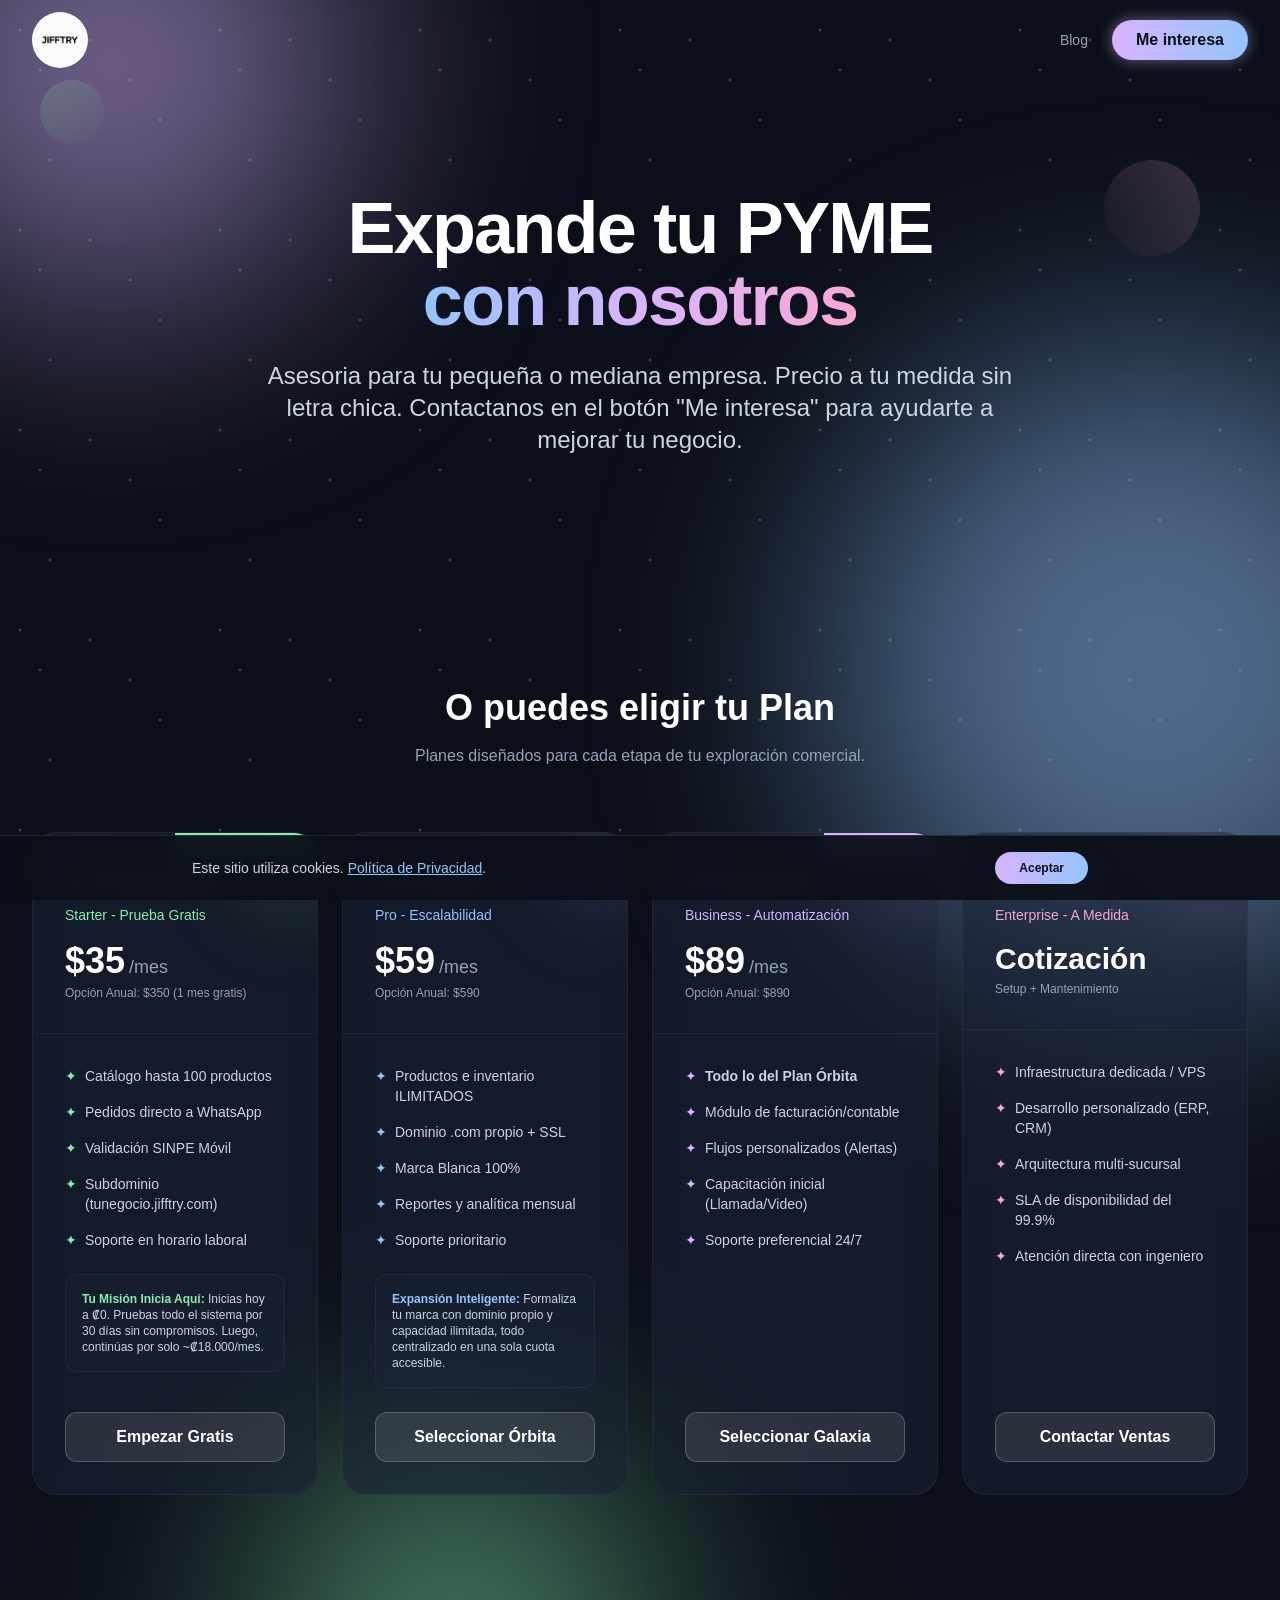
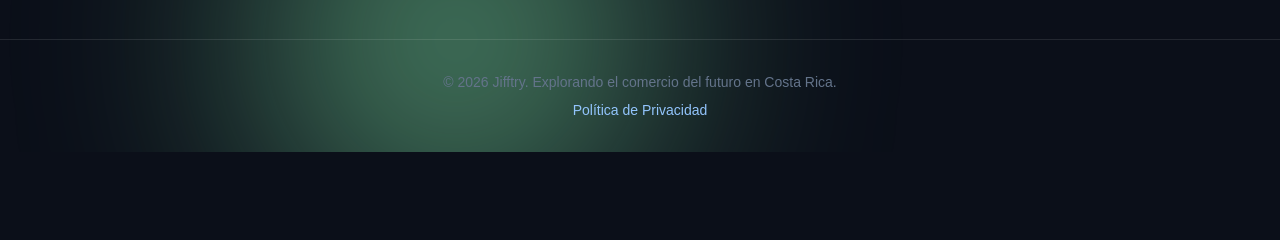
<file: index.html>
<!DOCTYPE html>
<html lang="es" class="scroll-smooth">
<head>
    <meta charset="UTF-8">
    <meta name="viewport" content="width=device-width, initial-scale=1.0">
    <title>Jifftry - Lleva tu Tienda a Otra Dimensión</title>
    <meta name="description" content="Jifftry es la plataforma de e-commerce para PYMES en Costa Rica. Crea tu tienda en línea, vende por WhatsApp y cobra con SINPE Móvil. Prueba gratis 30 días.">
    <meta name="keywords" content="e-commerce Costa Rica, tienda en línea, PYME, SINPE Móvil, ventas WhatsApp, Jifftry">
    <meta name="robots" content="index, follow">
    <meta name="author" content="Jifftry">
    <meta name="theme-color" content="#0B0F19">

    <link rel="canonical" href="https://www.jifftry.com/">
    <link rel="icon" type="image/png" href="img/favicon-jifftry.png">

    <meta property="og:type" content="website">
    <meta property="og:site_name" content="Jifftry">
    <meta property="og:locale" content="es_CR">
    <meta property="og:title" content="Jifftry - Lleva tu Tienda a Otra Dimensión">
    <meta property="og:description" content="Plataforma de e-commerce para PYMES en Costa Rica. Tienda en línea, pedidos por WhatsApp y pagos con SINPE Móvil. Prueba gratis 30 días.">
    <meta property="og:url" content="https://www.jifftry.com/">
    <meta property="og:image" content="https://www.jifftry.com/img/og-jifftry.png">

    <meta name="twitter:card" content="summary">
    <meta name="twitter:title" content="Jifftry - Lleva tu Tienda a Otra Dimensión">
    <meta name="twitter:description" content="Plataforma de e-commerce para PYMES en Costa Rica. Prueba gratis 30 días.">
    <meta name="twitter:image" content="https://www.jifftry.com/img/og-jifftry.png">

    <script type="application/ld+json">
    {
        "@context": "https://schema.org",
        "@type": "Organization",
        "name": "Jifftry",
        "url": "https://www.jifftry.com/",
        "logo": "https://www.jifftry.com/img/jifftry-logo.jpg",
        "description": "Plataforma de e-commerce para PYMES en Costa Rica.",
        "address": {
            "@type": "PostalAddress",
            "addressCountry": "CR"
        }
    }
    </script>
    <script type="application/ld+json">
    {
        "@context": "https://schema.org",
        "@type": "WebSite",
        "name": "Jifftry",
        "url": "https://www.jifftry.com/",
        "inLanguage": "es"
    }
    </script>

    <meta http-equiv="Content-Security-Policy" content="
        default-src 'none';
        script-src 'self';
        style-src 'self' https://fonts.googleapis.com 'unsafe-inline';
        font-src 'self' https://fonts.gstatic.com;
        img-src 'self' data:;
        connect-src https://script.google.com https://script.googleusercontent.com;
        frame-ancestors 'none';
        base-uri 'self';
        form-action 'none';
    ">
    <meta http-equiv="X-Content-Type-Options" content="nosniff">
    <meta http-equiv="Referrer-Policy" content="strict-origin-when-cross-origin">

    <link href="https://fonts.googleapis.com/css2?family=Inter:wght@300;400;600;700;800&display=swap" rel="stylesheet">
    <link href="css/tailwind.css" rel="stylesheet">
    <link href="css/style.css" rel="stylesheet">
</head>
<body class="font-sans relative">

    <div class="stars"></div>
    <div class="nebula bg-pastel-purple w-[30rem] h-[30rem] top-[-10%] left-[-10%] animate-pulse-slow"></div>
    <div class="nebula bg-pastel-blue w-[40rem] h-[40rem] top-[20%] right-[-15%] opacity-30 animate-pulse-slow" style="animation-delay: 2s;"></div>
    <div class="nebula bg-pastel-green w-[25rem] h-[25rem] bottom-[-5%] left-[20%] opacity-20"></div>

    <nav class="fixed w-full z-40 top-0 transition-all duration-300" id="navbar">
        <div class="max-w-7xl mx-auto px-4 sm:px-6 lg:px-8">
            <div class="flex justify-between items-center h-20">
                <div class="flex-shrink-0 flex items-center">
                    <img src="img/jifftry-logo.jpg" alt="Jifftry Logo" class="h-11 w-11 sm:h-14 sm:w-14 rounded-full mix-blend-screen">
                </div>
                <div class="flex items-center gap-3 sm:gap-6">
                    <a href="blog.html" class="text-sm text-slate-400 hover:text-white transition-colors">Blog</a>
                    <button id="btnNavModal" data-plan="Interesado" class="bg-gradient-to-r from-pastel-purple to-pastel-blue hover:from-white hover:to-white text-space-dark px-4 sm:px-6 py-2 rounded-full font-bold transition-all transform hover:scale-105 shadow-[0_0_15px_rgba(216,180,254,0.5)]">
                        Me interesa
                    </button>
                </div>
            </div>
        </div>
    </nav>

    <section class="pt-32 pb-20 lg:pt-48 lg:pb-32 px-4 sm:px-6 lg:px-8 max-w-7xl mx-auto text-center relative z-10 fade-in-up">
        <div class="absolute top-20 left-10 w-16 h-16 rounded-full bg-gradient-to-br from-pastel-green to-transparent opacity-20 animate-float"></div>
        <div class="absolute top-40 right-20 w-24 h-24 rounded-full bg-gradient-to-bl from-pastel-pink to-transparent opacity-20 animate-float-delayed"></div>
        <h1 class="text-4xl sm:text-5xl md:text-7xl font-extrabold tracking-tight mb-6 leading-tight text-white">
            Expande tu PYME<br class="hidden md:block" />
            <span class="text-transparent bg-clip-text bg-gradient-to-r from-pastel-blue via-pastel-purple to-pastel-pink">con nosotros</span>
        </h1>
        <p class="mt-6 text-lg sm:text-xl md:text-2xl text-slate-300 max-w-3xl mx-auto mb-10 font-light leading-relaxed">
            Asesoria para tu pequeña o mediana empresa. Precio a tu medida sin letra chica. Contactanos en el botón "Me interesa" para ayudarte a mejorar tu negocio.
        </p>
    </section>

    <section class="py-16 px-4 sm:px-6 lg:px-8 max-w-7xl mx-auto relative z-10" id="planes">

        <div class="text-center mb-16 fade-in-up">
            <h2 class="text-3xl md:text-4xl font-bold text-white mb-4">O puedes eligir tu Plan</h2>
            <p class="text-slate-400">Planes diseñados para cada etapa de tu exploración comercial.</p>
        </div>

        <div class="grid grid-cols-1 md:grid-cols-2 lg:grid-cols-4 gap-6">

            <div class="glass-card flex flex-col h-full rounded-3xl overflow-hidden hover:-translate-y-2 transition-all duration-300 fade-in-up relative border-t-4 border-t-pastel-green group">
                <div class="absolute top-0 right-0 bg-pastel-green text-space-dark text-xs font-bold px-3 py-1 rounded-bl-lg">PUNTO DE PARTIDA</div>
                <div class="p-8 border-b border-white/5 relative overflow-hidden shrink-0">
                    <div class="absolute -right-10 -top-10 w-32 h-32 bg-pastel-green/10 rounded-full blur-2xl group-hover:bg-pastel-green/20 transition-colors"></div>
                    <h3 class="text-2xl font-bold text-white flex items-center gap-2">
                        🚀 Despegue
                    </h3>
                    <p class="text-sm text-pastel-green mt-2 font-medium">Starter - Prueba Gratis</p>
                    <div class="mt-4 flex items-baseline text-4xl font-extrabold text-white">
                        $35
                        <span class="ml-1 text-lg font-medium text-slate-400">/mes</span>
                    </div>
                    <p class="text-xs text-slate-400 mt-1">Opción Anual: $350 (1 mes gratis)</p>
                </div>
                <div class="p-8 flex flex-col flex-grow">
                    <ul class="space-y-4 text-sm text-slate-300 mb-6">
                        <li class="flex items-start"><span class="text-pastel-green mr-2">✦</span> Catálogo hasta 100 productos</li>
                        <li class="flex items-start"><span class="text-pastel-green mr-2">✦</span> Pedidos directo a WhatsApp</li>
                        <li class="flex items-start"><span class="text-pastel-green mr-2">✦</span> Validación SINPE Móvil</li>
                        <li class="flex items-start"><span class="text-pastel-green mr-2">✦</span> Subdominio (tunegocio.jifftry.com)</li>
                        <li class="flex items-start"><span class="text-pastel-green mr-2">✦</span> Soporte en horario laboral</li>
                    </ul>
                    <div class="bg-space-light/50 p-4 rounded-xl text-xs text-slate-300 border border-white/5 mb-6">
                        <strong class="text-pastel-green">Tu Misión Inicia Aquí:</strong> Inicias hoy a ₡0. Pruebas todo el sistema por 30 días sin compromisos. Luego, continúas por solo ~₡18.000/mes.
                    </div>
                    <button data-plan="Despegue" class="w-full mt-auto bg-white/10 hover:bg-pastel-green hover:text-space-dark text-white border border-white/20 hover:border-pastel-green py-3 rounded-xl font-semibold transition-all">Empezar Gratis</button>
                </div>
            </div>

            <div class="glass-card flex flex-col h-full rounded-3xl overflow-hidden hover:-translate-y-2 transition-all duration-300 fade-in-up border-t-4 border-t-pastel-blue group" style="transition-delay: 100ms;">
                <div class="p-8 border-b border-white/5 relative overflow-hidden shrink-0">
                    <div class="absolute -right-10 -top-10 w-32 h-32 bg-pastel-blue/10 rounded-full blur-2xl group-hover:bg-pastel-blue/20 transition-colors"></div>
                    <h3 class="text-2xl font-bold text-white flex items-center gap-2">
                        🛰️ Órbita
                    </h3>
                    <p class="text-sm text-pastel-blue mt-2 font-medium">Pro - Escalabilidad</p>
                    <div class="mt-4 flex items-baseline text-4xl font-extrabold text-white">
                        $59
                        <span class="ml-1 text-lg font-medium text-slate-400">/mes</span>
                    </div>
                    <p class="text-xs text-slate-400 mt-1">Opción Anual: $590</p>
                </div>
                <div class="p-8 flex flex-col flex-grow">
                    <ul class="space-y-4 text-sm text-slate-300 mb-6">
                        <li class="flex items-start"><span class="text-pastel-blue mr-2">✦</span> Productos e inventario ILIMITADOS</li>
                        <li class="flex items-start"><span class="text-pastel-blue mr-2">✦</span> Dominio .com propio + SSL</li>
                        <li class="flex items-start"><span class="text-pastel-blue mr-2">✦</span> Marca Blanca 100%</li>
                        <li class="flex items-start"><span class="text-pastel-blue mr-2">✦</span> Reportes y analítica mensual</li>
                        <li class="flex items-start"><span class="text-pastel-blue mr-2">✦</span> Soporte prioritario</li>
                    </ul>
                    <div class="bg-space-light/50 p-4 rounded-xl text-xs text-slate-300 border border-white/5 mb-6">
                        <strong class="text-pastel-blue">Expansión Inteligente:</strong> Formaliza tu marca con dominio propio y capacidad ilimitada, todo centralizado en una sola cuota accesible.
                    </div>
                    <button data-plan="Órbita" class="w-full mt-auto bg-white/10 hover:bg-pastel-blue hover:text-space-dark text-white border border-white/20 hover:border-pastel-blue py-3 rounded-xl font-semibold transition-all">Seleccionar Órbita</button>
                </div>
            </div>

            <div class="glass-card flex flex-col h-full rounded-3xl overflow-hidden hover:-translate-y-2 transition-all duration-300 fade-in-up border-t-4 border-t-pastel-purple group" style="transition-delay: 200ms;">
                <div class="absolute top-0 right-0 bg-pastel-purple text-space-dark text-xs font-bold px-3 py-1 rounded-bl-lg">MÁS POPULAR</div>
                <div class="p-8 border-b border-white/5 relative overflow-hidden shrink-0">
                    <div class="absolute -right-10 -top-10 w-32 h-32 bg-pastel-purple/10 rounded-full blur-2xl group-hover:bg-pastel-purple/20 transition-colors"></div>
                    <h3 class="text-2xl font-bold text-white flex items-center gap-2">
                        🌌 Galaxia
                    </h3>
                    <p class="text-sm text-pastel-purple mt-2 font-medium">Business - Automatización</p>
                    <div class="mt-4 flex items-baseline text-4xl font-extrabold text-white">
                        $89
                        <span class="ml-1 text-lg font-medium text-slate-400">/mes</span>
                    </div>
                    <p class="text-xs text-slate-400 mt-1">Opción Anual: $890</p>
                </div>
                <div class="p-8 flex flex-col flex-grow">
                    <ul class="space-y-4 text-sm text-slate-300 mb-6 flex-grow">
                        <li class="flex items-start"><span class="text-pastel-purple mr-2">✦</span> <strong>Todo lo del Plan Órbita</strong></li>
                        <li class="flex items-start"><span class="text-pastel-purple mr-2">✦</span> Módulo de facturación/contable</li>
                        <li class="flex items-start"><span class="text-pastel-purple mr-2">✦</span> Flujos personalizados (Alertas)</li>
                        <li class="flex items-start"><span class="text-pastel-purple mr-2">✦</span> Capacitación inicial (Llamada/Video)</li>
                        <li class="flex items-start"><span class="text-pastel-purple mr-2">✦</span> Soporte preferencial 24/7</li>
                    </ul>
                    <button data-plan="Galaxia" class="w-full mt-auto bg-white/10 hover:bg-pastel-purple hover:text-space-dark text-white border border-white/20 hover:border-pastel-purple py-3 rounded-xl font-semibold transition-all">Seleccionar Galaxia</button>
                </div>
            </div>

            <div class="glass-card flex flex-col h-full rounded-3xl overflow-hidden hover:-translate-y-2 transition-all duration-300 fade-in-up border-t-4 border-t-pastel-pink group" style="transition-delay: 300ms;">
                <div class="p-8 border-b border-white/5 relative overflow-hidden shrink-0">
                    <div class="absolute -right-10 -top-10 w-32 h-32 bg-pastel-pink/10 rounded-full blur-2xl group-hover:bg-pastel-pink/20 transition-colors"></div>
                    <h3 class="text-2xl font-bold text-white flex items-center gap-2">
                        🪐 Titán
                    </h3>
                    <p class="text-sm text-pastel-pink mt-2 font-medium">Enterprise - A Medida</p>
                    <div class="mt-4 flex items-baseline text-3xl font-extrabold text-white">
                        Cotización
                    </div>
                    <p class="text-xs text-slate-400 mt-1">Setup + Mantenimiento</p>
                </div>
                <div class="p-8 flex flex-col flex-grow">
                    <ul class="space-y-4 text-sm text-slate-300 mb-6 flex-grow">
                        <li class="flex items-start"><span class="text-pastel-pink mr-2">✦</span> Infraestructura dedicada / VPS</li>
                        <li class="flex items-start"><span class="text-pastel-pink mr-2">✦</span> Desarrollo personalizado (ERP, CRM)</li>
                        <li class="flex items-start"><span class="text-pastel-pink mr-2">✦</span> Arquitectura multi-sucursal</li>
                        <li class="flex items-start"><span class="text-pastel-pink mr-2">✦</span> SLA de disponibilidad del 99.9%</li>
                        <li class="flex items-start"><span class="text-pastel-pink mr-2">✦</span> Atención directa con ingeniero</li>
                    </ul>
                    <button data-plan="Titán" class="w-full mt-auto bg-white/10 hover:bg-pastel-pink hover:text-space-dark text-white border border-white/20 hover:border-pastel-pink py-3 rounded-xl font-semibold transition-all">Contactar Ventas</button>
                </div>
            </div>

        </div>
    </section>

    <footer class="mt-20 border-t border-white/10 py-8 text-center text-slate-500 text-sm relative z-10">
        <p>© 2026 Jifftry. Explorando el comercio del futuro en Costa Rica.</p>
        <p class="mt-2"><a href="#" id="linkPrivacyFooter" class="text-pastel-blue hover:text-white transition-colors">Política de Privacidad</a></p>
    </footer>

    <!-- Contact Modal -->
    <div id="modalOverlay" class="fixed inset-0 bg-black/60 z-50 hidden opacity-0 transition-opacity duration-300 flex items-center justify-center p-4 backdrop-blur-md">
        <div id="modalBox" class="bg-space-light border border-white/10 rounded-3xl shadow-[0_0_40px_rgba(0,0,0,0.5)] w-full max-w-md max-h-[90vh] overflow-y-auto transform scale-95 transition-transform duration-300 relative">
            <button id="btnCloseModal" class="absolute top-4 right-4 text-slate-400 hover:text-white focus:outline-none transition-colors">
                <svg class="h-6 w-6" fill="none" viewBox="0 0 24 24" stroke="currentColor"><path stroke-linecap="round" stroke-linejoin="round" stroke-width="2" d="M6 18L18 6M6 6l12 12" /></svg>
            </button>
            <div id="formContainer" class="p-6 sm:p-8">
                <h3 class="text-2xl font-bold text-white mb-2">Inicia tu viaje</h3>
                <form id="contactForm" class="space-y-4" novalidate>
                    <input type="hidden" id="jiffy_check" name="jiffy_check" value="">
                    <input type="hidden" id="planSeleccionado" name="planSeleccionado" value="">
                    <div aria-hidden="true" class="sr-only"><label for="website">Website</label><input type="text" id="website" name="website" tabindex="-1" autocomplete="off"></div>
                    <div><label class="block text-sm text-slate-300 mb-1">Nombre</label><input type="text" id="nombre" required class="w-full px-4 py-3 rounded-xl border border-white/10 bg-space-dark text-white outline-none focus:ring-2 focus:ring-pastel-purple" placeholder="Juan Pérez"></div>
                    <div><label class="block text-sm text-slate-300 mb-1">Tienda</label><input type="text" id="organizacion" required class="w-full px-4 py-3 rounded-xl border border-white/10 bg-space-dark text-white outline-none focus:ring-2 focus:ring-pastel-purple" placeholder="Tu Tienda"></div>
                    <div><label class="block text-sm text-slate-300 mb-1">Teléfono</label><input type="tel" id="telefono" required class="w-full px-4 py-3 rounded-xl border border-white/10 bg-space-dark text-white outline-none focus:ring-2 focus:ring-pastel-purple" placeholder="8888-8888"></div>
                    <div><label class="block text-sm text-slate-300 mb-1">Correo</label><input type="email" id="correo" required class="w-full px-4 py-3 rounded-xl border border-white/10 bg-space-dark text-white outline-none focus:ring-2 focus:ring-pastel-purple" placeholder="juan@correo.com"></div>
                    <p id="formError" class="text-pastel-pink text-xs hidden"></p>
                    <label class="flex items-start gap-2 cursor-pointer"><input type="checkbox" id="consentimiento" required class="mt-1 w-4 h-4 rounded accent-pastel-purple"><span class="text-xs text-slate-400">Acepto la <a href="#" id="linkPrivacyForm" class="text-pastel-blue underline">Política de Privacidad</a></span></label>
                    <button type="submit" id="submitBtn" class="w-full bg-gradient-to-r from-pastel-purple to-pastel-blue text-space-dark font-bold py-3 rounded-xl mt-6 transition-all shadow-[0_0_15px_rgba(216,180,254,0.4)]">Enviar</button>
                </form>
            </div>
            <div id="successMessage" class="hidden p-10 text-center flex-col items-center justify-center">
                <h3 class="text-2xl font-bold text-white mb-2">Entregado</h3>
                <p class="text-slate-400">Pronto le contactaremos.</p>
            </div>
        </div>
    </div>

    <!-- Privacy Modal -->
    <div id="privacyOverlay" class="fixed inset-0 bg-black/60 z-50 hidden opacity-0 transition-opacity duration-300 flex items-center justify-center p-4 backdrop-blur-md">
        <div id="privacyBox" class="bg-space-light border border-white/10 rounded-3xl shadow-[0_0_40px_rgba(0,0,0,0.5)] w-full max-w-lg max-h-[80vh] overflow-hidden transform scale-95 transition-transform duration-300 relative">
            <button id="btnClosePrivacy" class="absolute top-4 right-4 text-slate-400 hover:text-white"><svg class="h-6 w-6" fill="none" viewBox="0 0 24 24" stroke="currentColor"><path d="M6 18L18 6M6 6l12 12" /></svg></button>
            <div class="p-8 overflow-y-auto max-h-[80vh]">
                <h3 class="text-2xl font-bold text-white mb-4">Política de Privacidad</h3>
                <p class="text-slate-400 text-xs mb-6">Última actualización: Agosto 2026</p>

                <div class="space-y-4 text-sm text-slate-300 leading-relaxed">
                    <div>
                        <h4 class="text-white font-semibold mb-1">1. Responsable del Tratamiento</h4>
                        <p><strong>Jose Pablo Guevara Brenes</strong>, en calidad de CEO de <strong>Jifftry</strong>, con domicilio en Costa Rica, es el responsable del tratamiento de los datos personales que usted proporciona a través de este sitio web, de conformidad con la Ley de Protección de la Persona frente al Tratamiento de sus Datos Personales (Ley N° 8968).</p>
                    </div>
                    <div>
                        <h4 class="text-white font-semibold mb-1">2. Datos que Recopilamos</h4>
                        <p>Al completar nuestro formulario de contacto, recopilamos los siguientes datos:</p>
                        <ul class="list-disc pl-5 mt-1 space-y-1">
                            <li>Nombre completo</li>
                            <li>Nombre de la organización o tienda</li>
                            <li>Número de teléfono</li>
                            <li>Correo electrónico</li>
                            <li>Plan de interés seleccionado</li>
                        </ul>
                    </div>
                    <div>
                        <h4 class="text-white font-semibold mb-1">3. Finalidad del Tratamiento</h4>
                        <p>Sus datos serán utilizados exclusivamente para:</p>
                        <ul class="list-disc pl-5 mt-1 space-y-1">
                            <li>Contactarle y brindarle asesoría sobre nuestros servicios de tiendas en línea.</li>
                            <li>Enviarle información relacionada con el plan de su interés.</li>
                            <li>Dar seguimiento a su solicitud comercial.</li>
                        </ul>
                    </div>
                    <div>
                        <h4 class="text-white font-semibold mb-1">4. Almacenamiento y Seguridad</h4>
                        <p>Sus datos se almacenan en Google Sheets a través de Google Apps Script, bajo las medidas de seguridad provistas por Google Cloud. No compartimos, vendemos ni transferimos sus datos a terceros.</p>
                    </div>
                    <div>
                        <h4 class="text-white font-semibold mb-1">5. Derechos ARCO</h4>
                        <p>Usted tiene derecho a <strong>Acceder, Rectificar, Cancelar y Oponerse</strong> al tratamiento de sus datos personales. Para ejercer estos derechos, puede contactarnos al correo electrónico que se le proporcionará al momento de la asesoría.</p>
                    </div>
                    <div>
                        <h4 class="text-white font-semibold mb-1">6. Cookies</h4>
                        <p>Este sitio utiliza cookies técnicas esenciales para su funcionamiento. No utilizamos cookies de rastreo ni publicitarias. Al continuar navegando, usted acepta el uso de estas cookies. Puede configurar su navegador para rechazarlas, aunque esto podría afectar la funcionalidad del sitio.</p>
                    </div>
                    <div>
                        <h4 class="text-white font-semibold mb-1">7. Consentimiento</h4>
                        <p>Al marcar la casilla de aceptación en nuestro formulario y enviar sus datos, usted consiente expresa e inequívocamente el tratamiento de sus datos personales conforme a lo establecido en esta Política de Privacidad.</p>
                    </div>
                    <div>
                        <h4 class="text-white font-semibold mb-1">8. Modificaciones</h4>
                        <p>Jifftry se reserva el derecho de modificar esta política en cualquier momento. Los cambios serán publicados en esta misma página.</p>
                    </div>
                </div>
                <button id="btnClosePrivacyUnderstand" class="mt-6 w-full bg-gradient-to-r from-pastel-purple to-pastel-blue text-space-dark font-bold py-3 rounded-xl">Entendido</button>
            </div>
        </div>
    </div>

    <div id="cookieBanner" class="fixed bottom-0 left-0 right-0 z-50 bg-space-dark/95 backdrop-blur-md border-t border-white/10 px-4 py-4 hidden">
        <div class="max-w-4xl mx-auto flex flex-col sm:flex-row items-center justify-between gap-3 text-sm text-slate-300">
            <p class="text-center sm:text-left">Este sitio utiliza cookies. <a href="#" id="linkPrivacyCookie" class="text-pastel-blue underline">Política de Privacidad</a>.</p>
            <button id="btnAcceptCookies" class="shrink-0 bg-gradient-to-r from-pastel-purple to-pastel-blue text-space-dark font-bold px-6 py-2 rounded-full transition-all text-xs">Aceptar</button>
        </div>
    </div>

    <script src="js/main.js"></script>
</body>
</html>
</file>
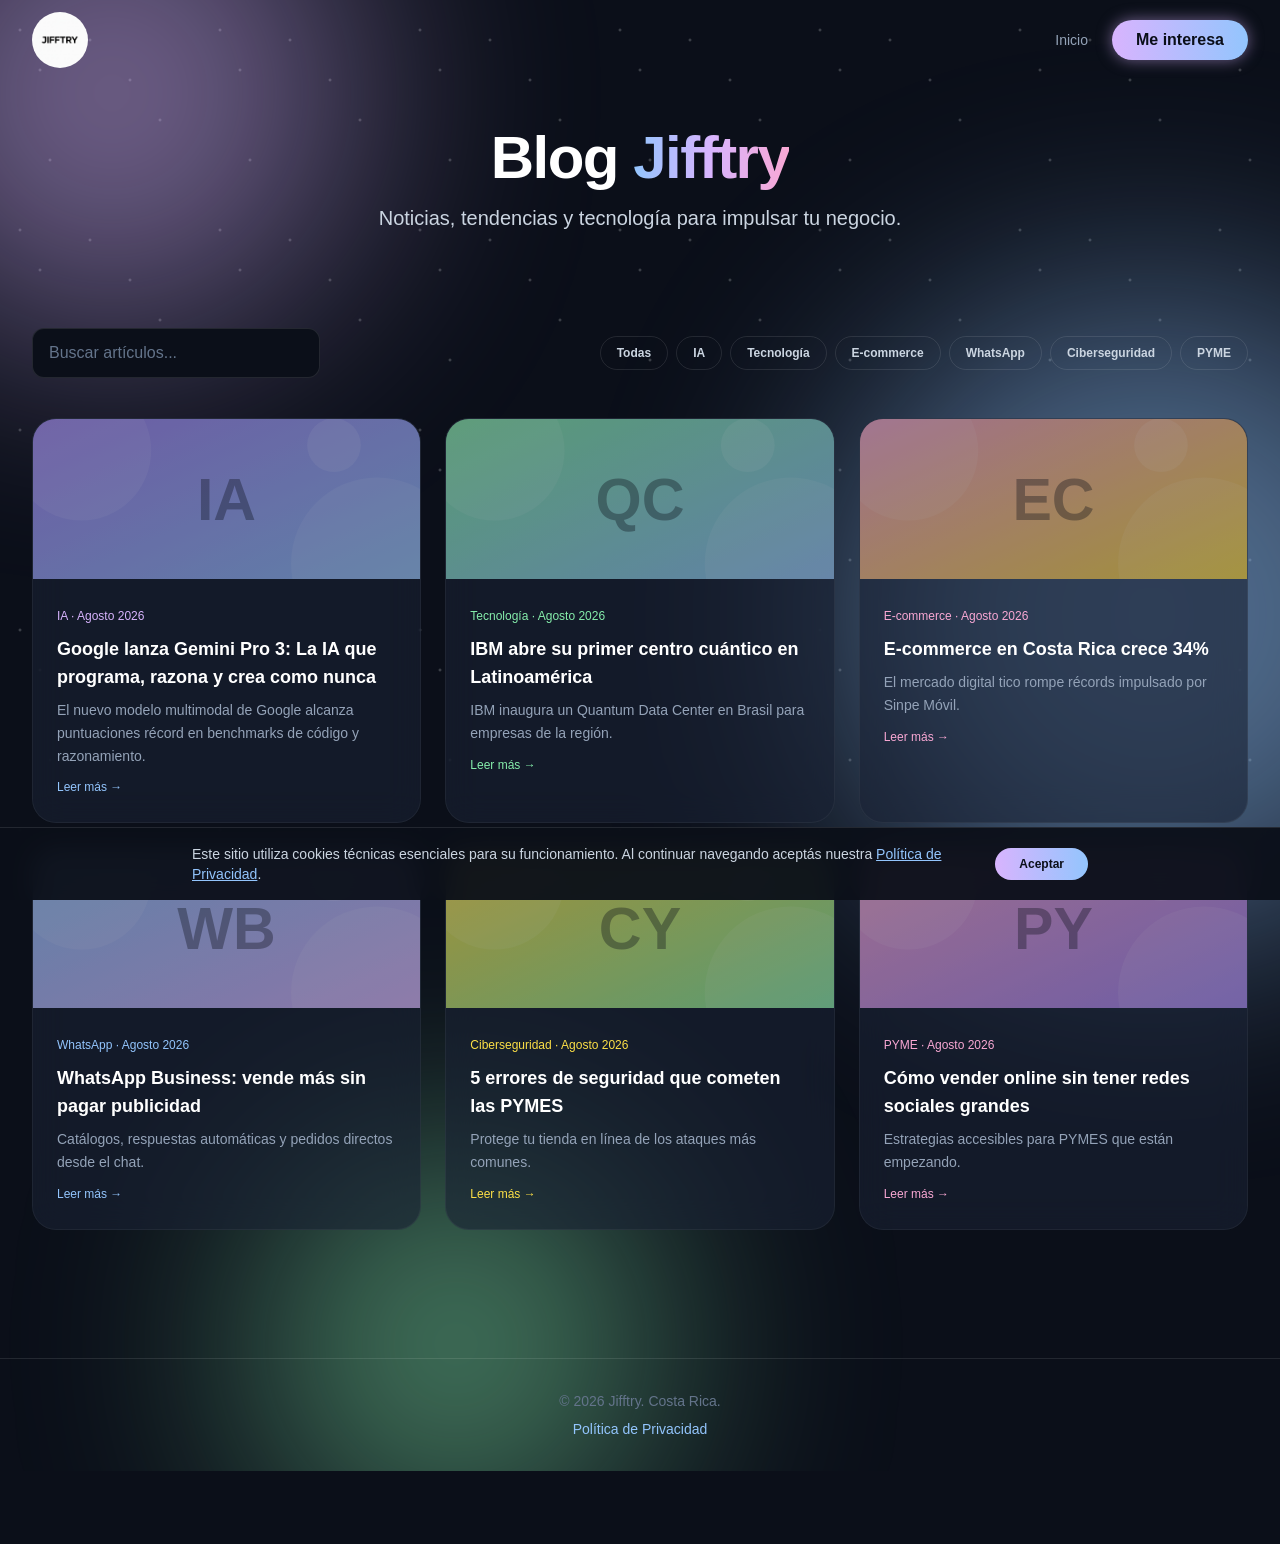
<file: blog.html>
<!DOCTYPE html>
<html lang="es" class="scroll-smooth">
<head>
    <meta charset="UTF-8">
    <meta name="viewport" content="width=device-width, initial-scale=1.0">
    <title>Blog - Jifftry</title>
    <meta name="description" content="Noticias, tendencias y tecnología para impulsar tu PYME en Costa Rica: IA, e-commerce, WhatsApp Business, ciberseguridad y más.">
    <meta name="keywords" content="blog Jifftry, e-commerce Costa Rica, IA, WhatsApp Business, PYME, ciberseguridad">
    <meta name="robots" content="index, follow">
    <meta name="author" content="Jifftry">
    <meta name="theme-color" content="#0B0F19">

    <link rel="canonical" href="https://www.jifftry.com/blog.html">
    <link rel="icon" type="image/png" href="img/favicon-jifftry.png">

    <meta property="og:type" content="website">
    <meta property="og:site_name" content="Jifftry">
    <meta property="og:locale" content="es_CR">
    <meta property="og:title" content="Blog - Jifftry">
    <meta property="og:description" content="Noticias, tendencias y tecnología para impulsar tu PYME en Costa Rica: IA, e-commerce, WhatsApp Business, ciberseguridad y más.">
    <meta property="og:url" content="https://www.jifftry.com/blog.html">
    <meta property="og:image" content="https://www.jifftry.com/img/og-jifftry.png">

    <meta name="twitter:card" content="summary">
    <meta name="twitter:title" content="Blog - Jifftry">
    <meta name="twitter:description" content="Noticias, tendencias y tecnología para impulsar tu PYME en Costa Rica.">
    <meta name="twitter:image" content="https://www.jifftry.com/img/og-jifftry.png">

    <script type="application/ld+json">
    {
        "@context": "https://schema.org",
        "@type": "Blog",
        "name": "Blog Jifftry",
        "url": "https://www.jifftry.com/blog.html",
        "inLanguage": "es",
        "description": "Noticias, tendencias y tecnología para impulsar tu PYME en Costa Rica.",
        "publisher": {
            "@type": "Organization",
            "name": "Jifftry",
            "url": "https://www.jifftry.com/"
        }
    }
    </script>

    <meta http-equiv="Content-Security-Policy" content="
        default-src 'none';
        script-src 'self';
        style-src 'self' https://fonts.googleapis.com 'unsafe-inline';
        font-src 'self' https://fonts.gstatic.com;
        img-src 'self' data:;
        connect-src https://script.google.com https://script.googleusercontent.com;
        frame-ancestors 'none';
        base-uri 'self';
        form-action 'none';
    ">
    <meta http-equiv="X-Content-Type-Options" content="nosniff">
    <meta http-equiv="Referrer-Policy" content="strict-origin-when-cross-origin">

    <link href="https://fonts.googleapis.com/css2?family=Inter:wght@300;400;600;700;800&display=swap" rel="stylesheet">
    <link href="css/tailwind.css" rel="stylesheet">
    <link href="css/style.css" rel="stylesheet">
</head>
<body class="font-sans relative">

    <div class="stars"></div>
    <div class="nebula bg-pastel-purple w-[30rem] h-[30rem] top-[-10%] left-[-10%] animate-pulse-slow"></div>
    <div class="nebula bg-pastel-blue w-[40rem] h-[40rem] top-[20%] right-[-15%] opacity-30 animate-pulse-slow" style="animation-delay: 2s;"></div>
    <div class="nebula bg-pastel-green w-[25rem] h-[25rem] bottom-[-5%] left-[20%] opacity-20"></div>

    <nav class="fixed w-full z-40 top-0 transition-all duration-300" id="navbar">
        <div class="max-w-7xl mx-auto px-4 sm:px-6 lg:px-8">
            <div class="flex justify-between items-center h-20">
                <div class="flex-shrink-0 flex items-center">
                    <a href="index.html">
                        <img src="img/jifftry-logo.jpg" alt="Jifftry Logo" class="h-11 w-11 sm:h-14 sm:w-14 rounded-full mix-blend-screen">
                    </a>
                </div>
                <div class="flex items-center gap-3 sm:gap-6">
                    <a href="index.html" class="text-sm text-slate-400 hover:text-white transition-colors">Inicio</a>
                    <button id="btnNavModal" data-plan="Interesado" class="bg-gradient-to-r from-pastel-purple to-pastel-blue hover:from-white hover:to-white text-space-dark px-4 sm:px-6 py-2 rounded-full font-bold transition-all transform hover:scale-105 shadow-[0_0_15px_rgba(216,180,254,0.5)]">
                        Me interesa
                    </button>
                </div>
            </div>
        </div>
    </nav>

    <section class="pt-32 pb-12 px-4 sm:px-6 lg:px-8 max-w-7xl mx-auto text-center relative z-10 fade-in-up">
        <h1 class="text-4xl md:text-6xl font-extrabold tracking-tight mb-4 leading-tight text-white">
            Blog <span class="text-transparent bg-clip-text bg-gradient-to-r from-pastel-blue via-pastel-purple to-pastel-pink">Jifftry</span>
        </h1>
        <p class="text-xl text-slate-300 max-w-2xl mx-auto font-light">
            Noticias, tendencias y tecnología para impulsar tu negocio.
        </p>
    </section>

    <section class="py-12 px-4 sm:px-6 lg:px-8 max-w-7xl mx-auto relative z-10">
        <div class="flex flex-col sm:flex-row items-center justify-between gap-4 mb-10 fade-in-up">
            <div class="w-full sm:w-72">
                <input type="text" id="blogSearch" placeholder="Buscar artículos..." class="w-full px-4 py-3 rounded-xl border border-white/10 bg-space-dark text-white outline-none focus:ring-2 focus:ring-pastel-purple placeholder-slate-500">
            </div>
            <div class="flex flex-wrap items-center gap-2" id="blogFilters">
                <button data-filter="todas" class="filter-btn px-4 py-2 rounded-full text-xs font-semibold border border-white/10 text-slate-300 hover:border-pastel-purple hover:text-white transition-all">Todas</button>
                <button data-filter="IA" class="filter-btn px-4 py-2 rounded-full text-xs font-semibold border border-white/10 text-slate-300 hover:border-pastel-purple hover:text-white transition-all">IA</button>
                <button data-filter="Tecnología" class="filter-btn px-4 py-2 rounded-full text-xs font-semibold border border-white/10 text-slate-300 hover:border-pastel-purple hover:text-white transition-all">Tecnología</button>
                <button data-filter="E-commerce" class="filter-btn px-4 py-2 rounded-full text-xs font-semibold border border-white/10 text-slate-300 hover:border-pastel-purple hover:text-white transition-all">E-commerce</button>
                <button data-filter="WhatsApp" class="filter-btn px-4 py-2 rounded-full text-xs font-semibold border border-white/10 text-slate-300 hover:border-pastel-purple hover:text-white transition-all">WhatsApp</button>
                <button data-filter="Ciberseguridad" class="filter-btn px-4 py-2 rounded-full text-xs font-semibold border border-white/10 text-slate-300 hover:border-pastel-purple hover:text-white transition-all">Ciberseguridad</button>
                <button data-filter="PYME" class="filter-btn px-4 py-2 rounded-full text-xs font-semibold border border-white/10 text-slate-300 hover:border-pastel-purple hover:text-white transition-all">PYME</button>
            </div>
        </div>
        <p id="blogEmpty" class="hidden text-center text-slate-500 py-16">No se encontraron artículos.</p>
        <div class="grid grid-cols-1 md:grid-cols-2 lg:grid-cols-3 gap-6">

            <a href="blog/gemini-pro-3-ia-google.html" class="glass-card block rounded-3xl overflow-hidden hover:-translate-y-2 transition-all duration-300 fade-in-up group" id="blogPost1" data-category="IA">
                <div class="h-40 overflow-hidden relative">
                    <img src="img/blog/post1.svg" alt="Ilustración del modelo de IA Gemini Pro 3 de Google" class="w-full h-full object-cover group-hover:scale-105 transition-transform duration-500" loading="lazy">
                    <div class="absolute inset-0 bg-space-dark/30"></div>
                </div>
                <div class="p-6">
                    <span class="text-xs text-pastel-purple font-medium">IA · Agosto 2026</span>
                    <h3 class="text-lg font-bold text-white mt-2 mb-2 group-hover:text-pastel-blue transition-colors">Google lanza Gemini Pro 3: La IA que programa, razona y crea como nunca</h3>
                    <p class="text-sm text-slate-400 leading-relaxed">El nuevo modelo multimodal de Google alcanza puntuaciones récord en benchmarks de código y razonamiento.</p>
                    <span class="inline-block mt-3 text-xs text-pastel-blue font-medium">Leer más →</span>
                </div>
            </a>

            <a href="blog/computacion-cuantica-ibm-latinoamerica.html" class="glass-card block rounded-3xl overflow-hidden hover:-translate-y-2 transition-all duration-300 fade-in-up group" id="blogPost2" style="transition-delay: 100ms;" data-category="Tecnología">
                <div class="h-40 overflow-hidden relative">
                    <img src="img/blog/post2.svg" alt="Ilustración del centro de computación cuántica de IBM en Latinoamérica" class="w-full h-full object-cover group-hover:scale-105 transition-transform duration-500" loading="lazy">
                    <div class="absolute inset-0 bg-space-dark/30"></div>
                </div>
                <div class="p-6">
                    <span class="text-xs text-pastel-green font-medium">Tecnología · Agosto 2026</span>
                    <h3 class="text-lg font-bold text-white mt-2 mb-2 group-hover:text-pastel-green transition-colors">IBM abre su primer centro cuántico en Latinoamérica</h3>
                    <p class="text-sm text-slate-400 leading-relaxed">IBM inaugura un Quantum Data Center en Brasil para empresas de la región.</p>
                    <span class="inline-block mt-3 text-xs text-pastel-green font-medium">Leer más →</span>
                </div>
            </a>

            <a href="blog/ecommerce-costa-rica-crece-34.html" class="glass-card block rounded-3xl overflow-hidden hover:-translate-y-2 transition-all duration-300 fade-in-up group" id="blogPost3" style="transition-delay: 200ms;" data-category="E-commerce">
                <div class="h-40 overflow-hidden relative">
                    <img src="img/blog/post3.svg" alt="Ilustración del crecimiento del e-commerce en Costa Rica con SINPE Móvil" class="w-full h-full object-cover group-hover:scale-105 transition-transform duration-500" loading="lazy">
                    <div class="absolute inset-0 bg-space-dark/30"></div>
                </div>
                <div class="p-6">
                    <span class="text-xs text-pastel-pink font-medium">E-commerce · Agosto 2026</span>
                    <h3 class="text-lg font-bold text-white mt-2 mb-2 group-hover:text-pastel-pink transition-colors">E-commerce en Costa Rica crece 34%</h3>
                    <p class="text-sm text-slate-400 leading-relaxed">El mercado digital tico rompe récords impulsado por Sinpe Móvil.</p>
                    <span class="inline-block mt-3 text-xs text-pastel-pink font-medium">Leer más →</span>
                </div>
            </a>

            <a href="blog/whatsapp-business-sin-publicidad.html" class="glass-card block rounded-3xl overflow-hidden hover:-translate-y-2 transition-all duration-300 fade-in-up group" id="blogPost4" data-category="WhatsApp">
                <div class="h-40 overflow-hidden relative">
                    <img src="img/blog/post4.svg" alt="Ilustración de ventas por WhatsApp Business con catálogo y pedidos" class="w-full h-full object-cover group-hover:scale-105 transition-transform duration-500" loading="lazy">
                    <div class="absolute inset-0 bg-space-dark/30"></div>
                </div>
                <div class="p-6">
                    <span class="text-xs text-pastel-blue font-medium">WhatsApp · Agosto 2026</span>
                    <h3 class="text-lg font-bold text-white mt-2 mb-2 group-hover:text-pastel-blue transition-colors">WhatsApp Business: vende más sin pagar publicidad</h3>
                    <p class="text-sm text-slate-400 leading-relaxed">Catálogos, respuestas automáticas y pedidos directos desde el chat.</p>
                    <span class="inline-block mt-3 text-xs text-pastel-blue font-medium">Leer más →</span>
                </div>
            </a>

            <a href="blog/errores-seguridad-pymes.html" class="glass-card block rounded-3xl overflow-hidden hover:-translate-y-2 transition-all duration-300 fade-in-up group" id="blogPost5" style="transition-delay: 100ms;" data-category="Ciberseguridad">
                <div class="h-40 overflow-hidden relative">
                    <img src="img/blog/post5.svg" alt="Ilustración de errores de ciberseguridad comunes en las PYMES" class="w-full h-full object-cover group-hover:scale-105 transition-transform duration-500" loading="lazy">
                    <div class="absolute inset-0 bg-space-dark/30"></div>
                </div>
                <div class="p-6">
                    <span class="text-xs text-pastel-yellow font-medium">Ciberseguridad · Agosto 2026</span>
                    <h3 class="text-lg font-bold text-white mt-2 mb-2 group-hover:text-pastel-yellow transition-colors">5 errores de seguridad que cometen las PYMES</h3>
                    <p class="text-sm text-slate-400 leading-relaxed">Protege tu tienda en línea de los ataques más comunes.</p>
                    <span class="inline-block mt-3 text-xs text-pastel-yellow font-medium">Leer más →</span>
                </div>
            </a>

            <a href="blog/vender-online-sin-redes-sociales.html" class="glass-card block rounded-3xl overflow-hidden hover:-translate-y-2 transition-all duration-300 fade-in-up group" id="blogPost6" style="transition-delay: 200ms;" data-category="PYME">
                <div class="h-40 overflow-hidden relative">
                    <img src="img/blog/post6.svg" alt="Ilustración de una PYME vendiendo online sin redes sociales grandes" class="w-full h-full object-cover group-hover:scale-105 transition-transform duration-500" loading="lazy">
                    <div class="absolute inset-0 bg-space-dark/30"></div>
                </div>
                <div class="p-6">
                    <span class="text-xs text-pastel-pink font-medium">PYME · Agosto 2026</span>
                    <h3 class="text-lg font-bold text-white mt-2 mb-2 group-hover:text-pastel-pink transition-colors">Cómo vender online sin tener redes sociales grandes</h3>
                    <p class="text-sm text-slate-400 leading-relaxed">Estrategias accesibles para PYMES que están empezando.</p>
                    <span class="inline-block mt-3 text-xs text-pastel-pink font-medium">Leer más →</span>
                </div>
            </a>

        </div>
    </section>

    <!-- Contact Modal (Reused) -->
    <div id="modalOverlay" class="fixed inset-0 bg-black/60 z-50 hidden opacity-0 transition-opacity duration-300 flex items-center justify-center p-4 backdrop-blur-md">
        <div id="modalBox" class="bg-space-light border border-white/10 rounded-3xl shadow-[0_0_40px_rgba(0,0,0,0.5)] w-full max-w-md max-h-[90vh] overflow-y-auto transform scale-95 transition-transform duration-300 relative">
            <button id="btnCloseModal" class="absolute top-4 right-4 text-slate-400 hover:text-white focus:outline-none transition-colors">
                <svg class="h-6 w-6" fill="none" viewBox="0 0 24 24" stroke="currentColor">
                    <path stroke-linecap="round" stroke-linejoin="round" stroke-width="2" d="M6 18L18 6M6 6l12 12" />
                </svg>
            </button>
            <div id="formContainer" class="p-6 sm:p-8">
                <h3 class="text-2xl font-bold text-white mb-2">Inicia tu viaje</h3>
                <form id="contactForm" class="space-y-4" novalidate>
                    <input type="hidden" id="jiffy_check" name="jiffy_check" value="">
                    <input type="hidden" id="planSeleccionado" name="planSeleccionado" value="">
                    <div aria-hidden="true" class="sr-only">
                        <label for="website">Website</label>
                        <input type="text" id="website" name="website" tabindex="-1" autocomplete="off">
                    </div>
                    <div>
                        <label for="nombre" class="block text-sm font-medium text-slate-300 mb-1">Nombre Completo</label>
                        <input type="text" id="nombre" required maxlength="120" class="w-full px-4 py-3 rounded-xl border border-white/10 bg-space-dark text-white outline-none focus:ring-2 focus:ring-pastel-purple" placeholder="Juan Pérez">
                    </div>
                    <div>
                        <label for="organizacion" class="block text-sm font-medium text-slate-300 mb-1">Organización</label>
                        <input type="text" id="organizacion" required maxlength="120" class="w-full px-4 py-3 rounded-xl border border-white/10 bg-space-dark text-white outline-none focus:ring-2 focus:ring-pastel-purple" placeholder="Tu Tienda">
                    </div>
                    <div>
                        <label for="telefono" class="block text-sm font-medium text-slate-300 mb-1">Teléfono</label>
                        <input type="tel" id="telefono" required maxlength="20" class="w-full px-4 py-3 rounded-xl border border-white/10 bg-space-dark text-white outline-none focus:ring-2 focus:ring-pastel-purple" placeholder="8888-8888">
                    </div>
                    <div>
                        <label for="correo" class="block text-sm font-medium text-slate-300 mb-1">Correo</label>
                        <input type="email" id="correo" required maxlength="254" class="w-full px-4 py-3 rounded-xl border border-white/10 bg-space-dark text-white outline-none focus:ring-2 focus:ring-pastel-purple" placeholder="juan@correo.com">
                    </div>
                    <p id="formError" class="text-pastel-pink text-xs hidden"></p>
                    <label class="flex items-start gap-2 cursor-pointer">
                        <input type="checkbox" id="consentimiento" required class="mt-1 w-4 h-4 rounded accent-pastel-purple">
                        <span class="text-xs text-slate-400">Acepto la <a href="#" id="linkPrivacyForm" class="text-pastel-blue underline">Política de Privacidad</a></span>
                    </label>
                    <button type="submit" id="submitBtn" class="w-full bg-gradient-to-r from-pastel-purple to-pastel-blue text-space-dark font-bold py-3 rounded-xl shadow-[0_0_15px_rgba(216,180,254,0.4)]">Enviar</button>
                </form>
            </div>
            <div id="successMessage" class="hidden p-10 text-center flex-col items-center justify-center">
                <h3 class="text-2xl font-bold text-white mb-2">Entregado</h3>
                <p class="text-slate-400">Pronto le contactaremos.</p>
            </div>
        </div>
    </div>

    <div id="privacyOverlay" class="fixed inset-0 bg-black/60 z-50 hidden opacity-0 transition-opacity duration-300 flex items-center justify-center p-4 backdrop-blur-md">
        <div id="privacyBox" class="bg-space-light border border-white/10 rounded-3xl shadow-[0_0_40px_rgba(0,0,0,0.5)] w-full max-w-lg max-h-[80vh] overflow-hidden transform scale-95 transition-transform duration-300 relative">
            <button id="btnClosePrivacy" class="absolute top-4 right-4 text-slate-400 hover:text-white">
                <svg class="h-6 w-6" fill="none" viewBox="0 0 24 24" stroke="currentColor"><path d="M6 18L18 6M6 6l12 12" /></svg>
            </button>
            <div class="p-8 overflow-y-auto max-h-[80vh]">
                <h3 class="text-2xl font-bold text-white mb-4">Política de Privacidad</h3>
                <p class="text-slate-400 text-xs mb-6">Última actualización: Agosto 2026</p>

                <div class="space-y-4 text-sm text-slate-300 leading-relaxed">
                    <div>
                        <h4 class="text-white font-semibold mb-1">1. Responsable del Tratamiento</h4>
                        <p><strong>Jose Pablo Guevara Brenes</strong>, en calidad de CEO de <strong>Jifftry</strong>, con domicilio en Costa Rica, es el responsable del tratamiento de los datos personales que usted proporciona a través de este sitio web, de conformidad con la Ley de Protección de la Persona frente al Tratamiento de sus Datos Personales (Ley N° 8968).</p>
                    </div>
                    <div>
                        <h4 class="text-white font-semibold mb-1">2. Datos que Recopilamos</h4>
                        <p>Al completar nuestro formulario de contacto, recopilamos los siguientes datos:</p>
                        <ul class="list-disc pl-5 mt-1 space-y-1">
                            <li>Nombre completo</li>
                            <li>Nombre de la organización o tienda</li>
                            <li>Número de teléfono</li>
                            <li>Correo electrónico</li>
                            <li>Plan de interés seleccionado</li>
                        </ul>
                    </div>
                    <div>
                        <h4 class="text-white font-semibold mb-1">3. Finalidad del Tratamiento</h4>
                        <p>Sus datos serán utilizados exclusivamente para:</p>
                        <ul class="list-disc pl-5 mt-1 space-y-1">
                            <li>Contactarle y brindarle asesoría sobre nuestros servicios de tiendas en línea.</li>
                            <li>Enviarle información relacionada con el plan de su interés.</li>
                            <li>Dar seguimiento a su solicitud comercial.</li>
                        </ul>
                    </div>
                    <div>
                        <h4 class="text-white font-semibold mb-1">4. Almacenamiento y Seguridad</h4>
                        <p>Sus datos se almacenan en Google Sheets a través de Google Apps Script, bajo las medidas de seguridad provistas por Google Cloud. No compartimos, vendemos ni transferimos sus datos a terceros.</p>
                    </div>
                    <div>
                        <h4 class="text-white font-semibold mb-1">5. Derechos ARCO</h4>
                        <p>Usted tiene derecho a <strong>Acceder, Rectificar, Cancelar y Oponerse</strong> al tratamiento de sus datos personales. Para ejercer estos derechos, puede contactarnos al correo electrónico que se le proporcionará al momento de la asesoría.</p>
                    </div>
                    <div>
                        <h4 class="text-white font-semibold mb-1">6. Cookies</h4>
                        <p>Este sitio utiliza cookies técnicas esenciales para su funcionamiento. No utilizamos cookies de rastreo ni publicitarias. Al continuar navegando, usted acepta el uso de estas cookies. Puede configurar su navegador para rechazarlas, aunque esto podría afectar la funcionalidad del sitio.</p>
                    </div>
                    <div>
                        <h4 class="text-white font-semibold mb-1">7. Consentimiento</h4>
                        <p>Al marcar la casilla de aceptación en nuestro formulario y enviar sus datos, usted consiente expresa e inequívocamente el tratamiento de sus datos personales conforme a lo establecido en esta Política de Privacidad.</p>
                    </div>
                    <div>
                        <h4 class="text-white font-semibold mb-1">8. Modificaciones</h4>
                        <p>Jifftry se reserva el derecho de modificar esta política en cualquier momento. Los cambios serán publicados en esta misma página.</p>
                    </div>
                </div>

                <button id="btnClosePrivacyUnderstand" class="mt-6 w-full bg-gradient-to-r from-pastel-purple to-pastel-blue text-space-dark font-bold py-3 rounded-xl">Entendido</button>
            </div>
        </div>
    </div>

    <div id="cookieBanner" class="fixed bottom-0 left-0 right-0 z-50 bg-space-dark/95 backdrop-blur-md border-t border-white/10 px-4 py-4 hidden">
        <div class="max-w-4xl mx-auto flex flex-col sm:flex-row items-center justify-between gap-3 text-sm text-slate-300">
            <p class="text-center sm:text-left">Este sitio utiliza cookies técnicas esenciales para su funcionamiento. Al continuar navegando aceptás nuestra <a href="#" id="linkPrivacyCookie" class="text-pastel-blue underline">Política de Privacidad</a>.</p>
            <button id="btnAcceptCookies" class="shrink-0 bg-gradient-to-r from-pastel-purple to-pastel-blue text-space-dark font-bold px-6 py-2 rounded-full transition-all text-xs">Aceptar</button>
        </div>
    </div>

    <footer class="mt-20 border-t border-white/10 py-8 text-center text-slate-500 text-sm relative z-10">
        <p>© 2026 Jifftry. Costa Rica.</p>
        <p class="mt-2"><a href="#" id="linkPrivacyFooter" class="text-pastel-blue">Política de Privacidad</a></p>
    </footer>

    <script src="js/main.js"></script>
</body>
</html>
</file>
<file: css/style.css>
html {
    overflow-x: hidden;
}

body {
    background-color: #0B0F19;
    color: #f8fafc;
    overflow-x: hidden;
}

@media (max-width: 640px) {
    .nebula {
        filter: blur(80px);
    }
}

.stars {
    position: fixed;
    top: 0;
    left: 0;
    width: 100%;
    height: 100%;
    pointer-events: none;
    z-index: -2;
    background-image:
        radial-gradient(2px 2px at 20px 30px, #ffffff, rgba(0,0,0,0)),
        radial-gradient(2px 2px at 40px 70px, #ffffff, rgba(0,0,0,0)),
        radial-gradient(2px 2px at 50px 160px, #ffffff, rgba(0,0,0,0)),
        radial-gradient(2px 2px at 90px 40px, #ffffff, rgba(0,0,0,0)),
        radial-gradient(2px 2px at 130px 80px, #ffffff, rgba(0,0,0,0)),
        radial-gradient(2px 2px at 160px 120px, #ffffff, rgba(0,0,0,0));
    background-repeat: repeat;
    background-size: 200px 200px;
    opacity: 0.3;
}

.nebula {
    position: absolute;
    filter: blur(120px);
    z-index: -1;
    opacity: 0.5;
    border-radius: 50%;
}

.fade-in-up {
    opacity: 0;
    transform: translateY(30px);
    transition: opacity 0.8s ease-out, transform 0.8s ease-out;
}

.fade-in-up.visible {
    opacity: 1;
    transform: translateY(0);
}

.glass-card {
    background: rgba(26, 34, 53, 0.6);
    backdrop-filter: blur(16px);
    -webkit-backdrop-filter: blur(16px);
    border: 1px solid rgba(255, 255, 255, 0.05);
}

.sr-only {
    position: absolute;
    width: 1px;
    height: 1px;
    padding: 0;
    margin: -1px;
    overflow: hidden;
    clip: rect(0, 0, 0, 0);
    white-space: nowrap;
    border-width: 0;
}

#cookieBanner {
    transition: opacity 0.3s ease-out;
}

#privacyOverlay .overflow-y-auto::-webkit-scrollbar {
    width: 4px;
}

#privacyOverlay .overflow-y-auto::-webkit-scrollbar-track {
    background: rgba(255, 255, 255, 0.05);
    border-radius: 2px;
}

#privacyOverlay .overflow-y-auto::-webkit-scrollbar-thumb {
    background: rgba(216, 180, 254, 0.3);
    border-radius: 2px;
}

input[type="checkbox"] {
    accent-color: #d8b4fe;
}

#blog article {
    transition: transform 0.3s ease, box-shadow 0.3s ease;
}

.text-pastel-yellow {
    color: #fde047;
}
</file>
